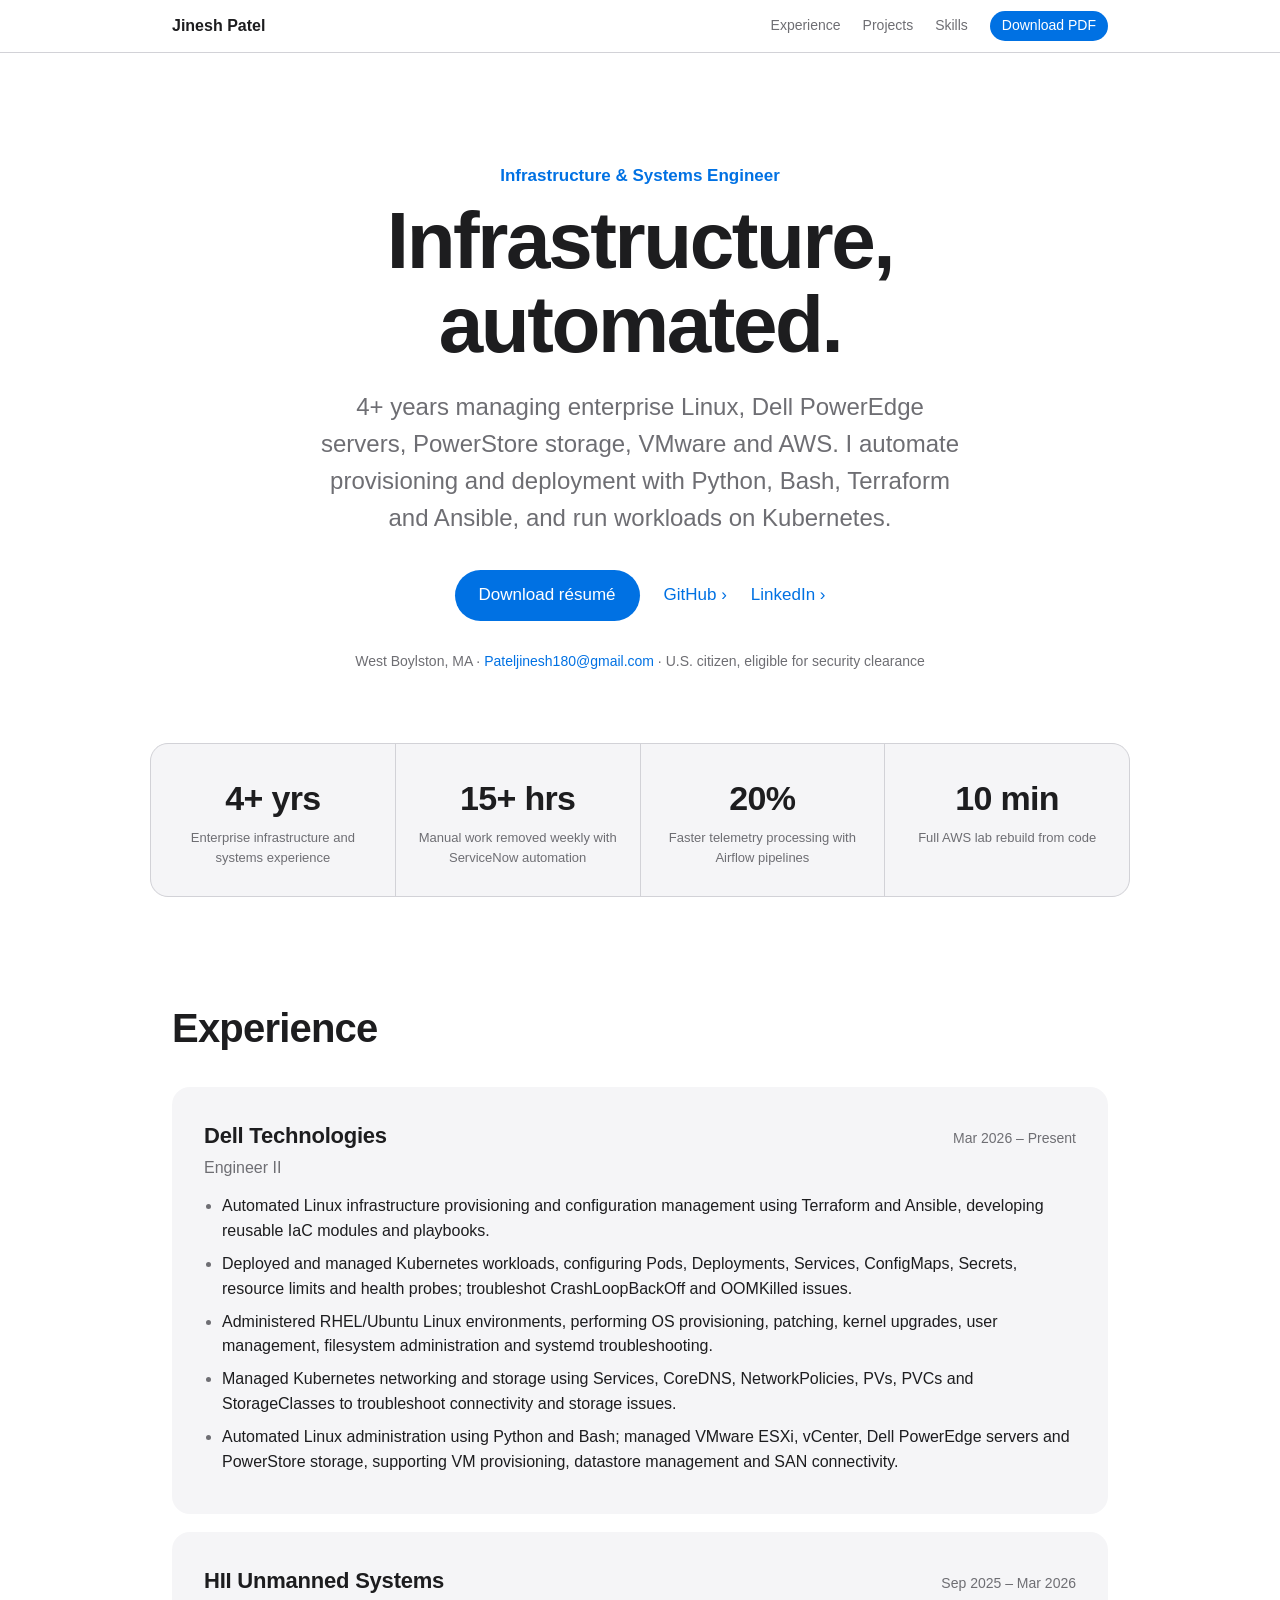
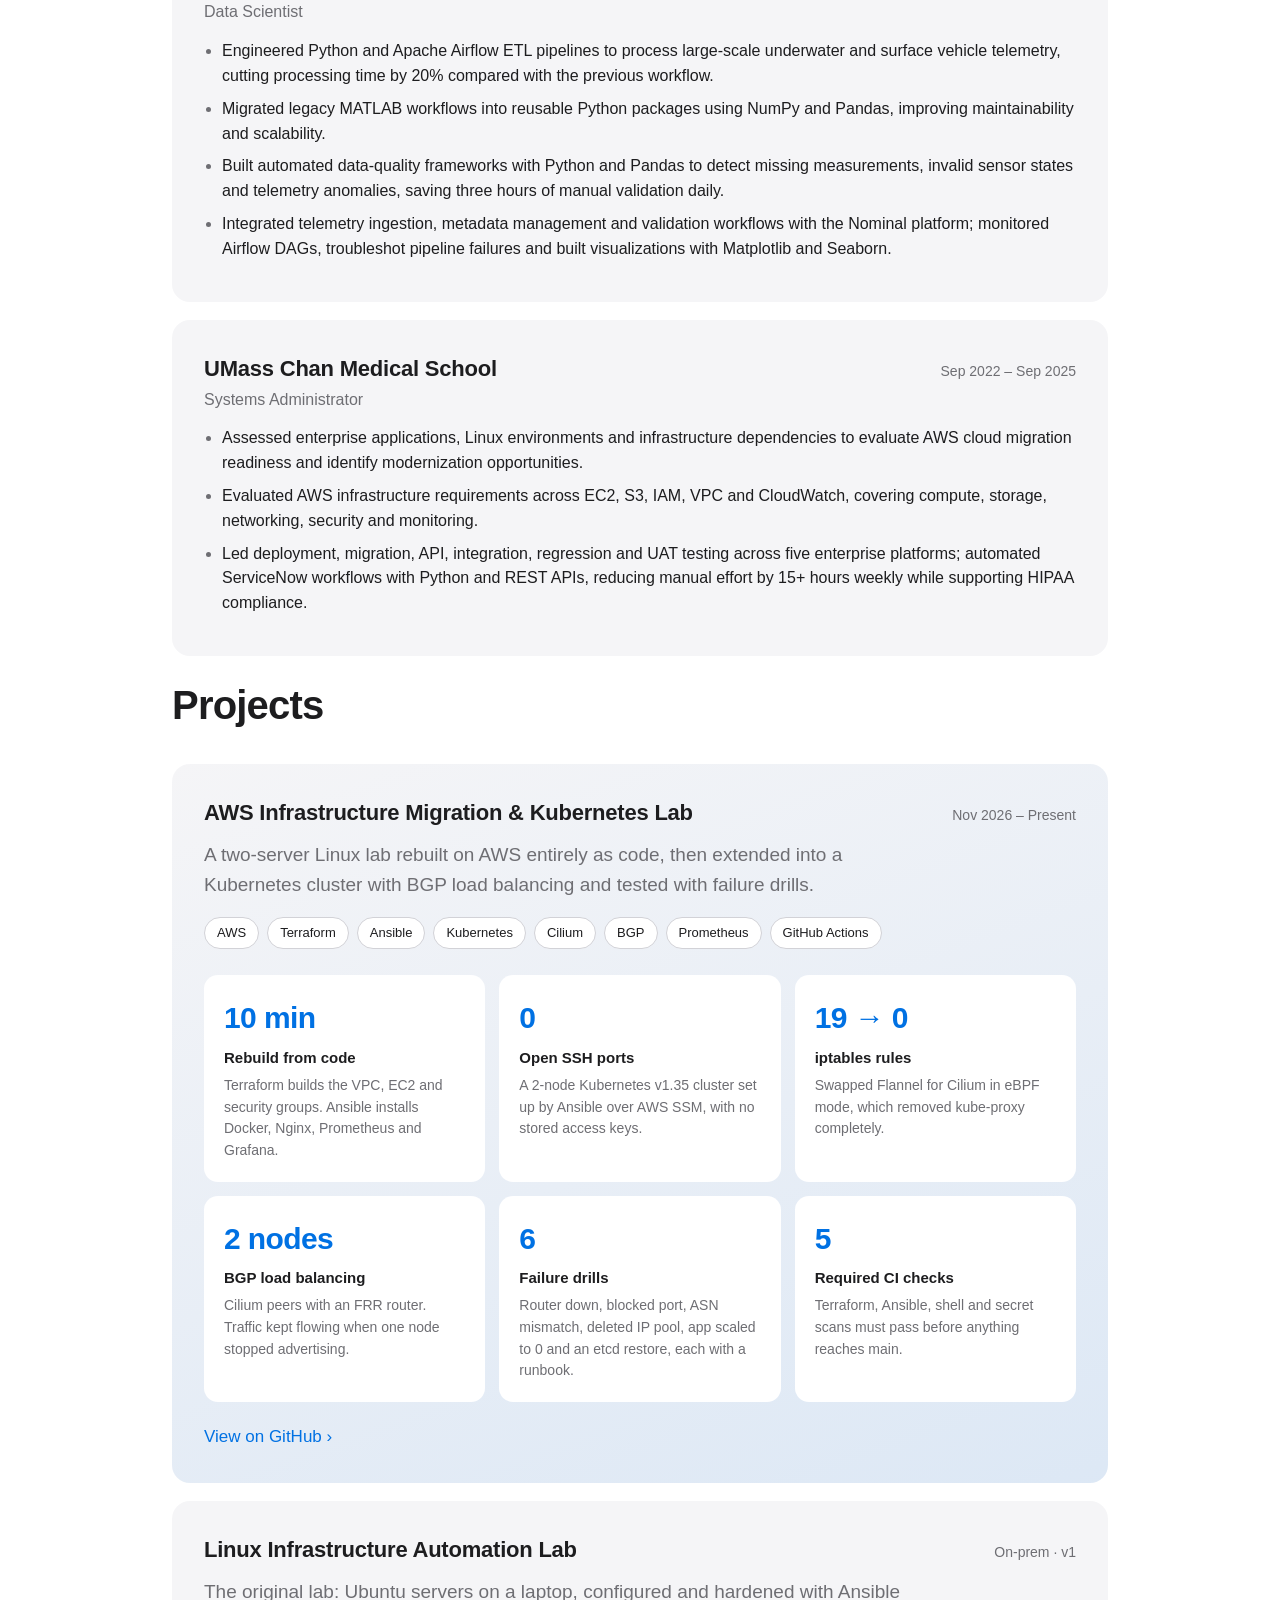
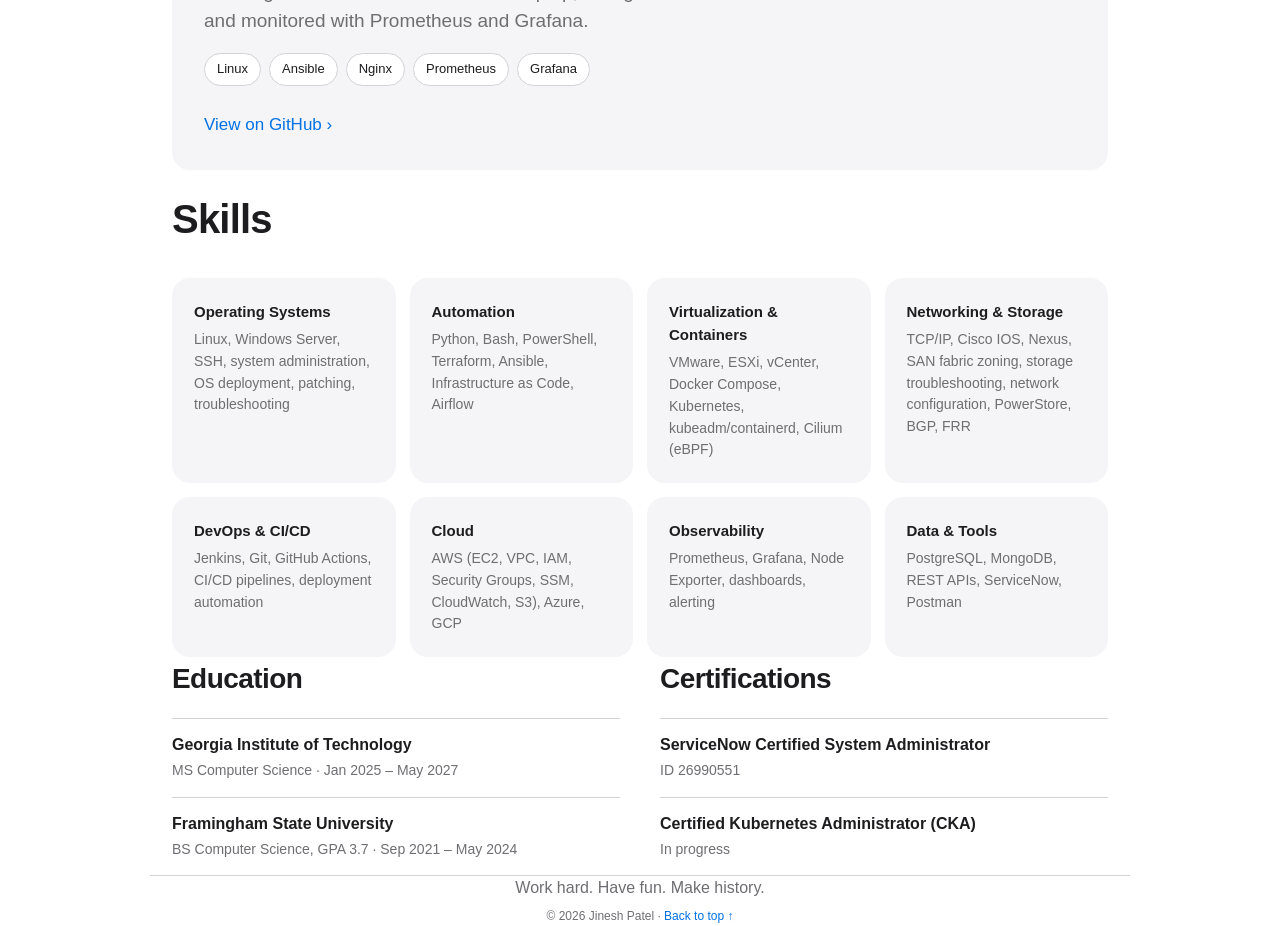
<file: index.html>
<!DOCTYPE html>
<html lang="en">
<head>
  <meta charset="UTF-8">
  <meta name="viewport" content="width=device-width, initial-scale=1.0">
  <title>Jinesh Patel · Infrastructure Engineer</title>
  <meta name="description" content="Jinesh Patel, Infrastructure and Systems Engineer. Linux, Dell PowerEdge, PowerStore, VMware, AWS, Kubernetes, Terraform, Ansible.">
  <meta name="color-scheme" content="light dark">
  <link rel="stylesheet" href="style.css">
</head>
<body>
<nav>
  <div class="wrap nav-inner">
    <a href="#top" class="brand">Jinesh Patel</a>
    <div class="nav-links">
      <a href="#experience">Experience</a>
      <a href="#projects">Projects</a>
      <a href="#skills">Skills</a>
      <a href="Jinesh_Patel_Resume.pdf" class="pill" download>Download PDF</a>
    </div>
  </div>
</nav>
<header id="top" class="hero wrap">
  <p class="eyebrow">Infrastructure &amp; Systems Engineer</p>
  <h1>Infrastructure,<br>automated.</h1>
  <p class="lede">4+ years managing enterprise Linux, Dell PowerEdge servers, PowerStore storage, VMware and AWS. I automate provisioning and deployment with Python, Bash, Terraform and Ansible, and run workloads on Kubernetes.</p>
  <div class="cta">
    <a class="btn primary" href="Jinesh_Patel_Resume.pdf" download>Download résumé</a>
    <a class="btn link" href="https://github.com/jineshptl">GitHub ›</a>
    <a class="btn link" href="https://www.linkedin.com/in/jineshptl/">LinkedIn ›</a>
  </div>
  <p class="meta">West Boylston, MA · <a href="mailto:Pateljinesh180@gmail.com">Pateljinesh180@gmail.com</a> · U.S. citizen, eligible for security clearance</p>
</header>
<section class="stats wrap">
  <div><span class="num">4+ yrs</span><span class="label">Enterprise infrastructure and systems experience</span></div>
  <div><span class="num">15+ hrs</span><span class="label">Manual work removed weekly with ServiceNow automation</span></div>
  <div><span class="num">20%</span><span class="label">Faster telemetry processing with Airflow pipelines</span></div>
  <div><span class="num">10 min</span><span class="label">Full AWS lab rebuild from code</span></div>
</section>
<section id="experience" class="wrap">
  <h2>Experience</h2>
  <article class="card">
    <div class="row"><h3>Dell Technologies</h3><span class="date">Mar 2026 – Present</span></div>
    <p class="role">Engineer II</p>
    <ul>
      <li>Automated Linux infrastructure provisioning and configuration management using Terraform and Ansible, developing reusable IaC modules and playbooks.</li>
      <li>Deployed and managed Kubernetes workloads, configuring Pods, Deployments, Services, ConfigMaps, Secrets, resource limits and health probes; troubleshot CrashLoopBackOff and OOMKilled issues.</li>
      <li>Administered RHEL/Ubuntu Linux environments, performing OS provisioning, patching, kernel upgrades, user management, filesystem administration and systemd troubleshooting.</li>
      <li>Managed Kubernetes networking and storage using Services, CoreDNS, NetworkPolicies, PVs, PVCs and StorageClasses to troubleshoot connectivity and storage issues.</li>
      <li>Automated Linux administration using Python and Bash; managed VMware ESXi, vCenter, Dell PowerEdge servers and PowerStore storage, supporting VM provisioning, datastore management and SAN connectivity.</li>
    </ul>
  </article>
  <article class="card">
    <div class="row"><h3>HII Unmanned Systems</h3><span class="date">Sep 2025 – Mar 2026</span></div>
    <p class="role">Data Scientist</p>
    <ul>
      <li>Engineered Python and Apache Airflow ETL pipelines to process large-scale underwater and surface vehicle telemetry, cutting processing time by 20% compared with the previous workflow.</li>
      <li>Migrated legacy MATLAB workflows into reusable Python packages using NumPy and Pandas, improving maintainability and scalability.</li>
      <li>Built automated data-quality frameworks with Python and Pandas to detect missing measurements, invalid sensor states and telemetry anomalies, saving three hours of manual validation daily.</li>
      <li>Integrated telemetry ingestion, metadata management and validation workflows with the Nominal platform; monitored Airflow DAGs, troubleshot pipeline failures and built visualizations with Matplotlib and Seaborn.</li>
    </ul>
  </article>
  <article class="card">
    <div class="row"><h3>UMass Chan Medical School</h3><span class="date">Sep 2022 – Sep 2025</span></div>
    <p class="role">Systems Administrator</p>
    <ul>
      <li>Assessed enterprise applications, Linux environments and infrastructure dependencies to evaluate AWS cloud migration readiness and identify modernization opportunities.</li>
      <li>Evaluated AWS infrastructure requirements across EC2, S3, IAM, VPC and CloudWatch, covering compute, storage, networking, security and monitoring.</li>
      <li>Led deployment, migration, API, integration, regression and UAT testing across five enterprise platforms; automated ServiceNow workflows with Python and REST APIs, reducing manual effort by 15+ hours weekly while supporting HIPAA compliance.</li>
    </ul>
  </article>
</section>
<section id="projects" class="wrap">
  <h2>Projects</h2>

  <article class="card feature">
    <div class="row"><h3>AWS Infrastructure Migration &amp; Kubernetes Lab</h3><span class="date">Nov 2026 – Present</span></div>
    <p class="summary">A two-server Linux lab rebuilt on AWS entirely as code, then extended into a Kubernetes cluster with BGP load balancing and tested with failure drills.</p>
    <div class="chips">
      <span>AWS</span><span>Terraform</span><span>Ansible</span><span>Kubernetes</span><span>Cilium</span><span>BGP</span><span>Prometheus</span><span>GitHub Actions</span>
    </div>
    <div class="highlights">
      <div class="hl"><span class="big">10 min</span><h4>Rebuild from code</h4><p>Terraform builds the VPC, EC2 and security groups. Ansible installs Docker, Nginx, Prometheus and Grafana.</p></div>
      <div class="hl"><span class="big">0</span><h4>Open SSH ports</h4><p>A 2-node Kubernetes v1.35 cluster set up by Ansible over AWS SSM, with no stored access keys.</p></div>
      <div class="hl"><span class="big">19 → 0</span><h4>iptables rules</h4><p>Swapped Flannel for Cilium in eBPF mode, which removed kube-proxy completely.</p></div>
      <div class="hl"><span class="big">2 nodes</span><h4>BGP load balancing</h4><p>Cilium peers with an FRR router. Traffic kept flowing when one node stopped advertising.</p></div>
      <div class="hl"><span class="big">6</span><h4>Failure drills</h4><p>Router down, blocked port, ASN mismatch, deleted IP pool, app scaled to 0 and an etcd restore, each with a runbook.</p></div>
      <div class="hl"><span class="big">5</span><h4>Required CI checks</h4><p>Terraform, Ansible, shell and secret scans must pass before anything reaches main.</p></div>
    </div>
    <p class="more"><a href="https://github.com/jineshptl/aws-infrastructure-migration">View on GitHub ›</a></p>
  </article>

  <article class="card">
    <div class="row"><h3>Linux Infrastructure Automation Lab</h3><span class="date">On-prem · v1</span></div>
    <p class="summary">The original lab: Ubuntu servers on a laptop, configured and hardened with Ansible and monitored with Prometheus and Grafana.</p>
    <div class="chips"><span>Linux</span><span>Ansible</span><span>Nginx</span><span>Prometheus</span><span>Grafana</span></div>
    <p class="more"><a href="https://github.com/jineshptl/linux-infrastructure-automation-lab">View on GitHub ›</a></p>
  </article>
</section>
<section id="skills" class="wrap">
  <h2>Skills</h2>
  <div class="grid">
    <div class="tile"><h4>Operating Systems</h4><p>Linux, Windows Server, SSH, system administration, OS deployment, patching, troubleshooting</p></div>
    <div class="tile"><h4>Automation</h4><p>Python, Bash, PowerShell, Terraform, Ansible, Infrastructure as Code, Airflow</p></div>
    <div class="tile"><h4>Virtualization &amp; Containers</h4><p>VMware, ESXi, vCenter, Docker Compose, Kubernetes, kubeadm/containerd, Cilium (eBPF)</p></div>
    <div class="tile"><h4>Networking &amp; Storage</h4><p>TCP/IP, Cisco IOS, Nexus, SAN fabric zoning, storage troubleshooting, network configuration, PowerStore, BGP, FRR</p></div>
    <div class="tile"><h4>DevOps &amp; CI/CD</h4><p>Jenkins, Git, GitHub Actions, CI/CD pipelines, deployment automation</p></div>
    <div class="tile"><h4>Cloud</h4><p>AWS (EC2, VPC, IAM, Security Groups, SSM, CloudWatch, S3), Azure, GCP</p></div>
    <div class="tile"><h4>Observability</h4><p>Prometheus, Grafana, Node Exporter, dashboards, alerting</p></div>
    <div class="tile"><h4>Data &amp; Tools</h4><p>PostgreSQL, MongoDB, REST APIs, ServiceNow, Postman</p></div>
  </div>
</section>
<section id="education" class="wrap two-col">
  <div>
    <h2>Education</h2>
    <div class="line"><strong>Georgia Institute of Technology</strong><span>MS Computer Science · Jan 2025 – May 2027</span></div>
    <div class="line"><strong>Framingham State University</strong><span>BS Computer Science, GPA 3.7 · Sep 2021 – May 2024</span></div>
  </div>
  <div>
    <h2>Certifications</h2>
    <div class="line"><strong>ServiceNow Certified System Administrator</strong><span>ID 26990551</span></div>
    <div class="line"><strong>Certified Kubernetes Administrator (CKA)</strong><span>In progress</span></div>
  </div>
</section>
<footer class="wrap">
  <p>Work hard. Have fun. Make history.</p>
  <p class="fine">© 2026 Jinesh Patel · <a href="#top">Back to top ↑</a></p>
</footer>
</body>
</html>
</file>
<file: style.css>
:root {
  --bg: #ffffff;
  --bg-alt: #f5f5f7;
  --text: #1d1d1f;
  --muted: #6e6e73;
  --line: #d2d2d7;
  --accent: #0071e3;
}
@media (prefers-color-scheme: dark) {
  :root {
    --bg: #000000;
    --bg-alt: #161617;
    --text: #f5f5f7;
    --muted: #a1a1a6;
    --line: #333336;
    --accent: #2997ff;
  }
}
* { box-sizing: border-box; margin: 0; padding: 0; }
html { scroll-behavior: smooth; scroll-padding-top: 64px; }
body {
  font-family: -apple-system, BlinkMacSystemFont, "SF Pro Text", "Inter", "Helvetica Neue", Arial, sans-serif;
  background: var(--bg);
  color: var(--text);
  line-height: 1.55;
  -webkit-font-smoothing: antialiased;
}
a { color: var(--accent); text-decoration: none; }
a:hover { text-decoration: underline; }
.wrap { max-width: 980px; margin: 0 auto; padding: 0 22px; }
nav {
  position: sticky; top: 0; z-index: 10;
  background: color-mix(in srgb, var(--bg) 72%, transparent);
  backdrop-filter: saturate(180%) blur(20px);
  -webkit-backdrop-filter: saturate(180%) blur(20px);
  border-bottom: 1px solid var(--line);
}
.nav-inner { display: flex; justify-content: space-between; align-items: center; height: 52px; }
.brand { color: var(--text); font-weight: 600; }
.nav-links { display: flex; gap: 22px; align-items: center; font-size: 14px; }
.nav-links a { color: var(--muted); }
.nav-links a:hover { color: var(--text); text-decoration: none; }
.nav-links .pill { color: #fff; background: var(--accent); padding: 4px 12px; border-radius: 980px; }
.hero { text-align: center; padding-top: 110px; padding-bottom: 70px; }
.eyebrow { color: var(--accent); font-weight: 600; font-size: 17px; margin-bottom: 10px; }
h1 { font-size: clamp(44px, 8vw, 80px); line-height: 1.04; letter-spacing: -0.03em; font-weight: 700; }
.lede { font-size: clamp(19px, 2.4vw, 24px); color: var(--muted); max-width: 640px; margin: 22px auto 0; }
.cta { display: flex; gap: 24px; justify-content: center; align-items: center; margin-top: 34px; flex-wrap: wrap; }
.btn { font-size: 17px; }
.btn.primary { background: var(--accent); color: #fff; padding: 12px 24px; border-radius: 980px; }
.btn.primary:hover { text-decoration: none; filter: brightness(1.08); }
.meta { margin-top: 30px; font-size: 14px; color: var(--muted); }
.stats {
  display: grid; grid-template-columns: repeat(4, 1fr); gap: 1px;
  background: var(--line); border: 1px solid var(--line); border-radius: 18px; overflow: hidden;
  padding: 0; margin-bottom: 100px;
}
.stats div { background: var(--bg-alt); padding: 28px 20px; text-align: center; }
.num { display: block; font-size: 34px; font-weight: 700; letter-spacing: -0.02em; }
.label { display: block; font-size: 13px; color: var(--muted); margin-top: 4px; }
section { margin-bottom: 100px; }
h2 { font-size: 40px; letter-spacing: -0.02em; margin-bottom: 28px; }
.card { background: var(--bg-alt); border-radius: 18px; padding: 32px; margin-bottom: 18px; }
.card.feature { background: linear-gradient(160deg, var(--bg-alt), color-mix(in srgb, var(--accent) 10%, var(--bg-alt))); }
.row { display: flex; justify-content: space-between; align-items: baseline; gap: 16px; flex-wrap: wrap; }
h3 { font-size: 22px; letter-spacing: -0.01em; }
.date { color: var(--muted); font-size: 14px; white-space: nowrap; }
.role { color: var(--muted); margin: 2px 0 14px; }
ul { padding-left: 18px; }
li { margin-bottom: 8px; }
li::marker { color: var(--muted); }
.grid { display: grid; grid-template-columns: repeat(auto-fill, minmax(220px, 1fr)); gap: 14px; }
.tile { background: var(--bg-alt); border-radius: 18px; padding: 22px; }
h4 { font-size: 15px; margin-bottom: 6px; }
.tile p { font-size: 14px; color: var(--muted); }
.two-col { display: grid; grid-template-columns: 1fr 1fr; gap: 40px; }
.two-col h2 { font-size: 28px; margin-bottom: 18px; }
.line { padding: 14px 0; border-top: 1px solid var(--line); }
.line strong { display: block; }
.line span { color: var(--muted); font-size: 14px; }
footer { text-align: center; padding: 30px 22px 60px; border-top: 1px solid var(--line); color: var(--muted); }
.fine { font-size: 12px; margin-top: 6px; }
@media (max-width: 720px) {
  .stats { grid-template-columns: 1fr 1fr; }
  .two-col { grid-template-columns: 1fr; }
  .nav-links a:not(.pill) { display: none; }
  .card { padding: 24px; }
}
@media print {
  nav, .cta, footer { display: none; }
  body { background: #fff; color: #000; }
  .card, .tile, .stats div { background: #fff; }
  .hero { padding-top: 0; }
}

/* Projects v2 */
.summary { font-size: 19px; color: var(--muted); max-width: 720px; margin: 10px 0 18px; }
.chips { display: flex; flex-wrap: wrap; gap: 8px; margin-bottom: 26px; }
.chips span { font-size: 13px; padding: 5px 12px; border-radius: 980px; background: var(--bg); color: var(--text); border: 1px solid var(--line); }
.highlights { display: grid; grid-template-columns: repeat(3, 1fr); gap: 14px; }
.hl { background: var(--bg); border-radius: 14px; padding: 20px; }
.hl .big { display: block; font-size: 30px; font-weight: 700; letter-spacing: -0.02em; color: var(--accent); white-space: nowrap; }
.hl h4 { margin: 4px 0 6px; }
.hl p { font-size: 14px; color: var(--muted); }
.more { margin-top: 22px; font-size: 17px; }
@media (max-width: 860px) { .highlights { grid-template-columns: 1fr 1fr; } }
@media (max-width: 520px) { .highlights { grid-template-columns: 1fr; } .summary { font-size: 17px; } }
</file>
